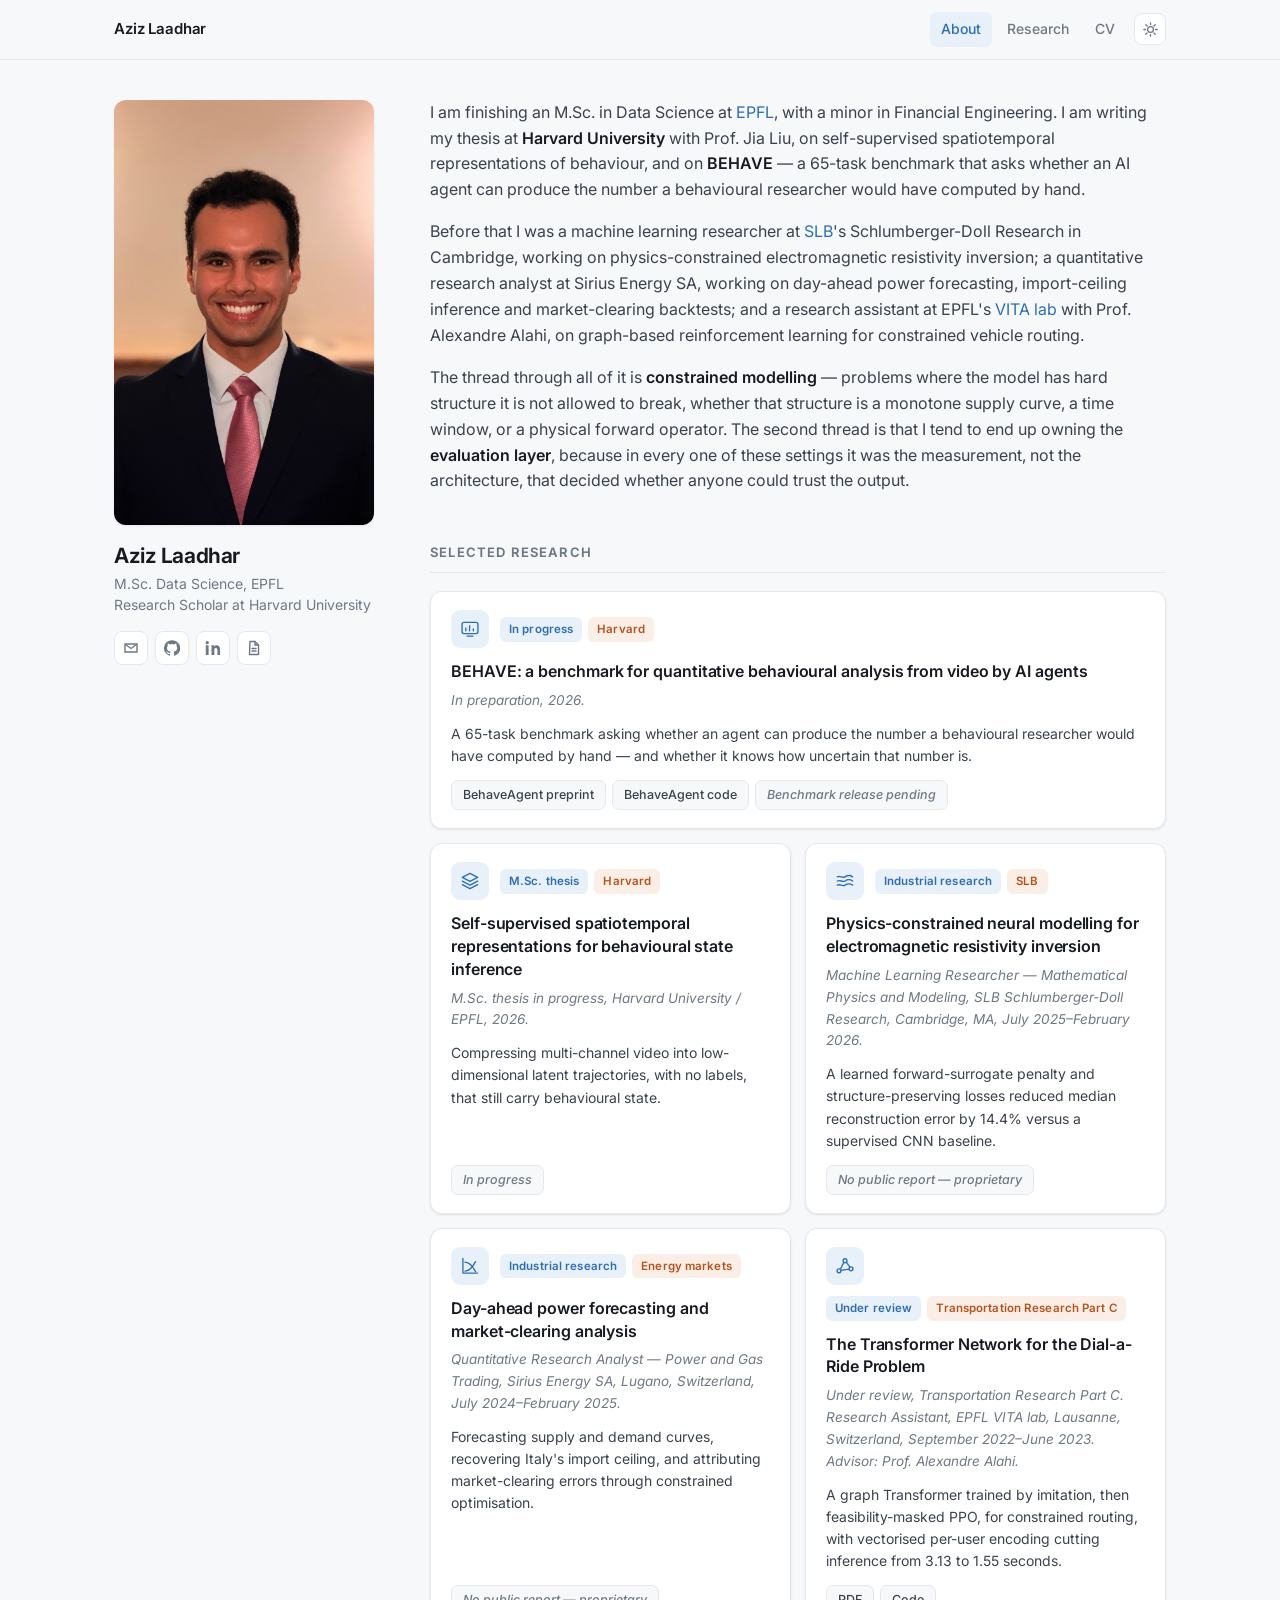
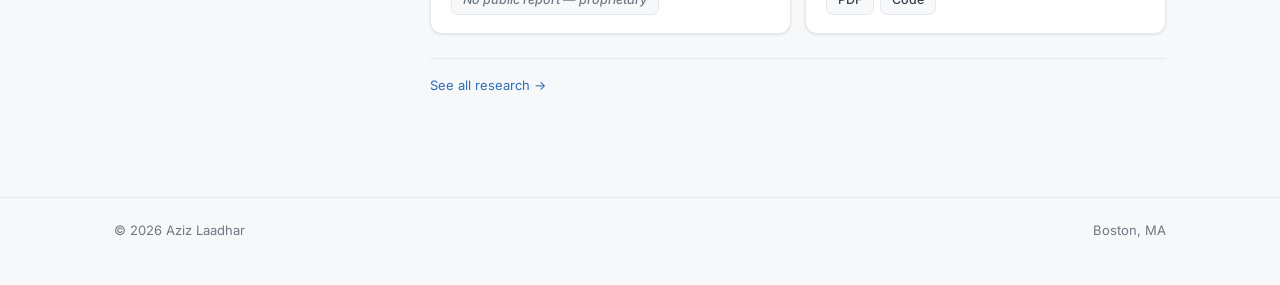
<file: index.html>
<!doctype html>
<html lang="en">
<head>
<meta charset="utf-8">
<meta name="viewport" content="width=device-width, initial-scale=1">
<title>Aziz Laadhar</title>
<meta name="description" content="Aziz Laadhar — M.Sc. Data Science at EPFL, master's thesis at the Harvard Laboratory of Bioelectronics. Research on evaluation of AI agents, physics-guided inversion, and constrained modelling.">
<meta name="author" content="Aziz Laadhar">
<link rel="canonical" href="https://azizlaadhar.github.io/">

<meta property="og:type" content="profile">
<meta property="og:title" content="Aziz Laadhar">
<meta property="og:description" content="M.Sc. Data Science at EPFL. Master's thesis at the Harvard Laboratory of Bioelectronics.">
<meta property="og:url" content="https://azizlaadhar.github.io/">
<meta property="og:image" content="https://azizlaadhar.github.io/assets/aziz.jpg?v=20261006-full">
<meta name="twitter:card" content="summary">

<link rel="icon" href="favicon.svg" type="image/svg+xml">
<link rel="preconnect" href="https://fonts.googleapis.com">
<link rel="preconnect" href="https://fonts.gstatic.com" crossorigin>
<link rel="stylesheet" href="https://fonts.googleapis.com/css2?family=Inter:wght@400;500;600;650&display=swap">
<link rel="stylesheet" href="styles.css?v=20261006-resume">
<script>
  (function () {
    try {
      var t = localStorage.getItem('theme');
      if (t) document.documentElement.setAttribute('data-theme', t);
    } catch (e) {}
  })();
</script>
</head>
<body>

<a class="skip" href="#main">Skip to content</a>

<nav class="topbar">
  <div class="topbar-inner">
    <a class="brand" href="index.html" data-brand>Aziz Laadhar</a>
    <div class="nav">
      <a href="index.html" aria-current="page">About</a>
      <a href="publications.html">Research</a>
      <a href="assets/Aziz_Laadhar_CV.pdf?v=20261006-resume">CV</a>
      <button class="theme-toggle" id="theme-toggle" type="button" aria-label="Toggle dark mode">
        <svg class="sun" viewBox="0 0 16 16" fill="none" stroke="currentColor" stroke-width="1.4" aria-hidden="true">
          <circle cx="8" cy="8" r="3.1"/>
          <path d="M8 .9v1.8M8 13.3v1.8M15.1 8h-1.8M2.7 8H.9M13 3l-1.3 1.3M4.3 11.7 3 13M13 13l-1.3-1.3M4.3 4.3 3 3" stroke-linecap="round"/>
        </svg>
        <svg class="moon" viewBox="0 0 16 16" fill="none" stroke="currentColor" stroke-width="1.4" aria-hidden="true">
          <path d="M13.5 9.6A5.8 5.8 0 0 1 6.4 2.5a5.8 5.8 0 1 0 7.1 7.1Z" stroke-linejoin="round"/>
        </svg>
      </button>
    </div>
  </div>
</nav>

<div class="wrap">

  <aside class="sidebar" id="sidebar"></aside>

  <main id="main">

    <div class="prose" id="bio"></div>

    <h2 class="section">Selected research</h2>
    <div class="gallery" id="selected-pubs"></div>
    <p class="note"><a href="publications.html">See all research &rarr;</a></p>

  </main>
</div>

<footer>
  <div class="footer-inner">
    <span>&copy; <span id="year"></span> Aziz Laadhar</span>
    <span>Boston, MA</span>
  </div>
</footer>

<script src="data.js?v=20261006-promptnet-2026"></script>
<script src="render.js?v=20261006-resume"></script>
<script src="theme.js"></script>
</body>
</html>
</file>
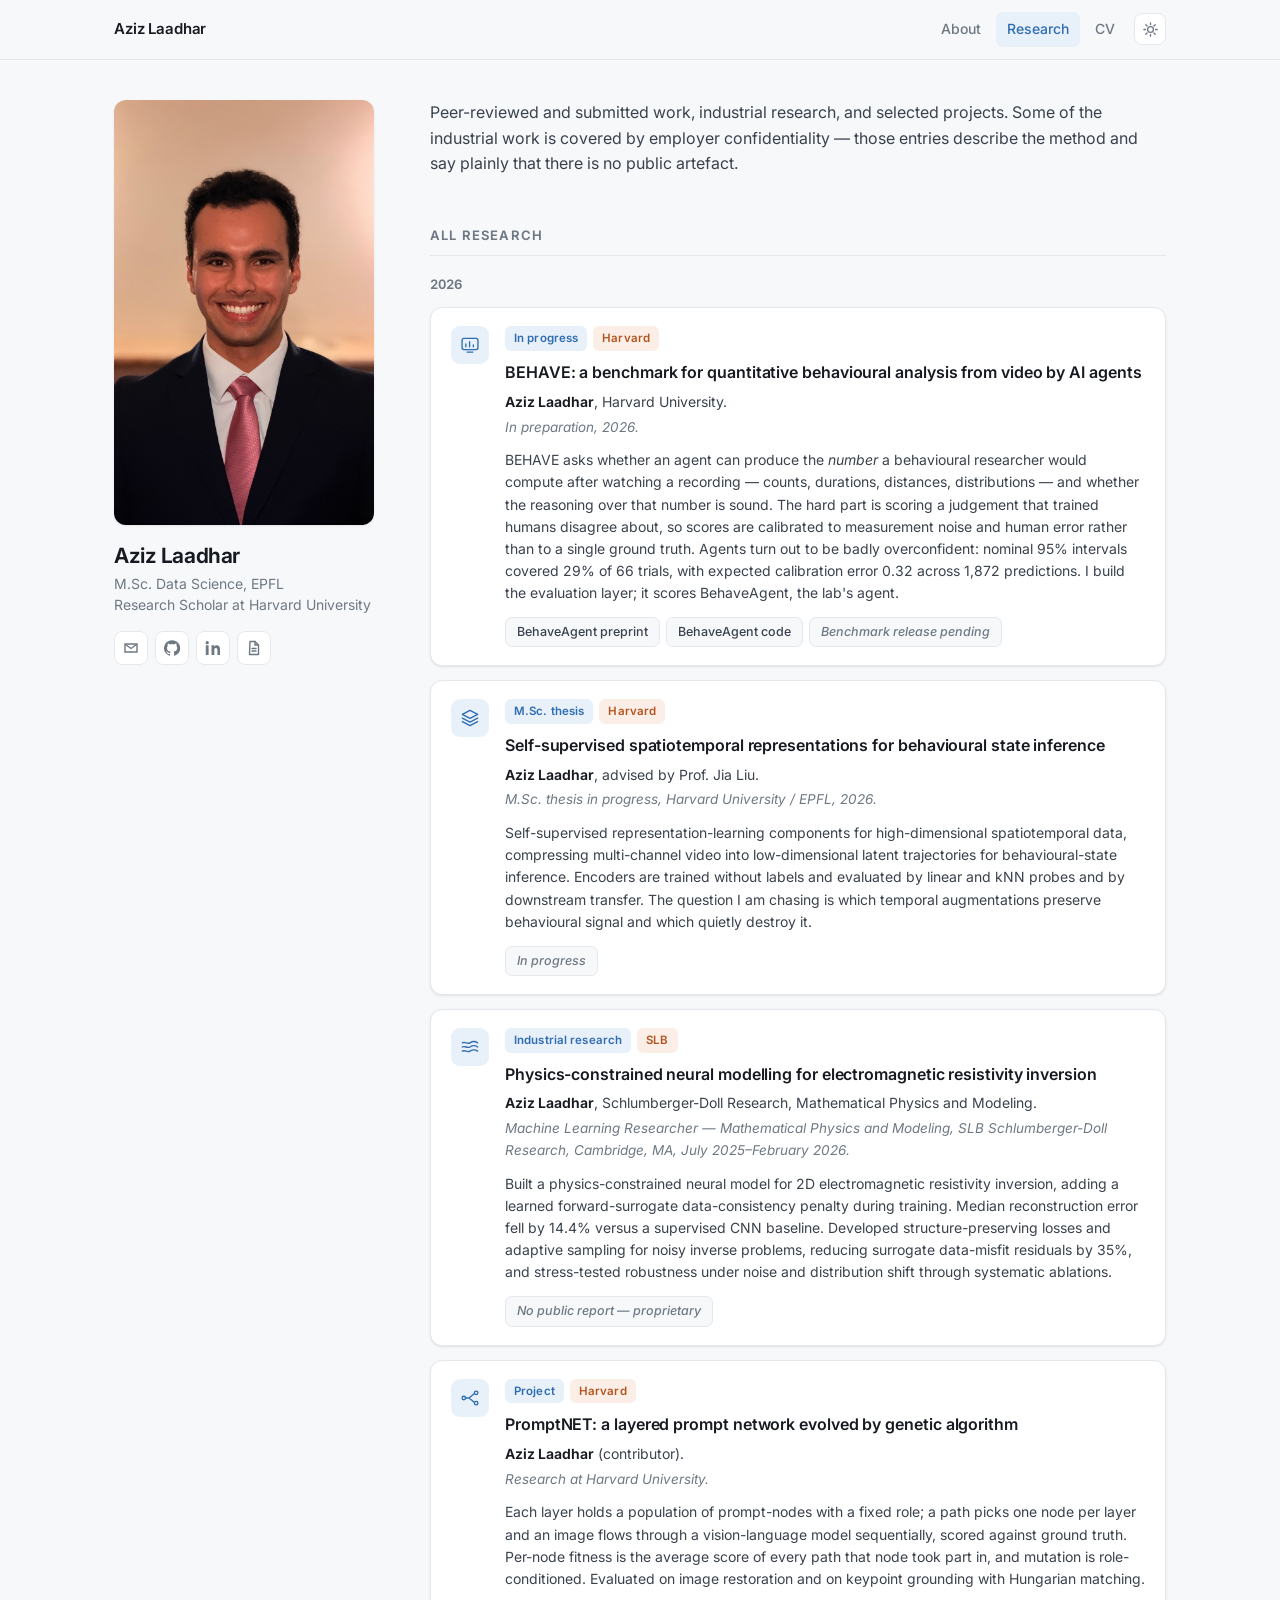
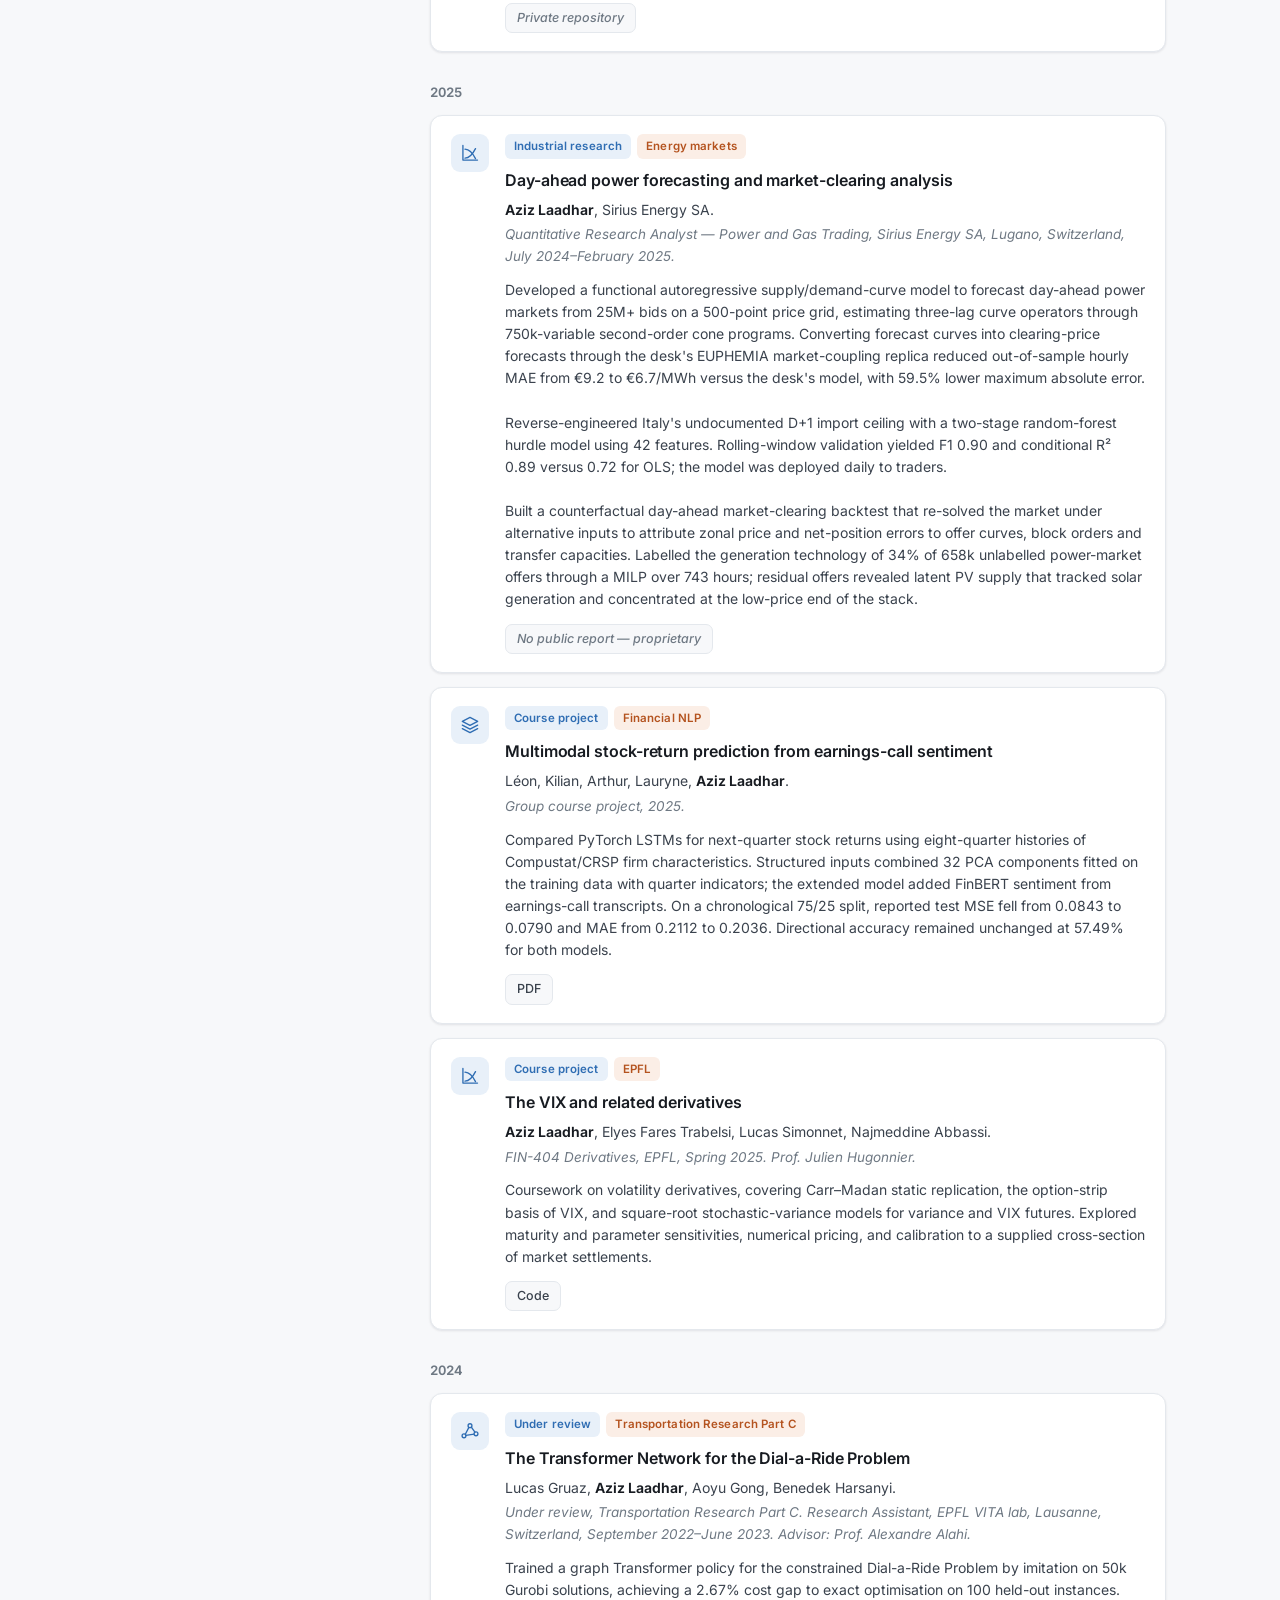
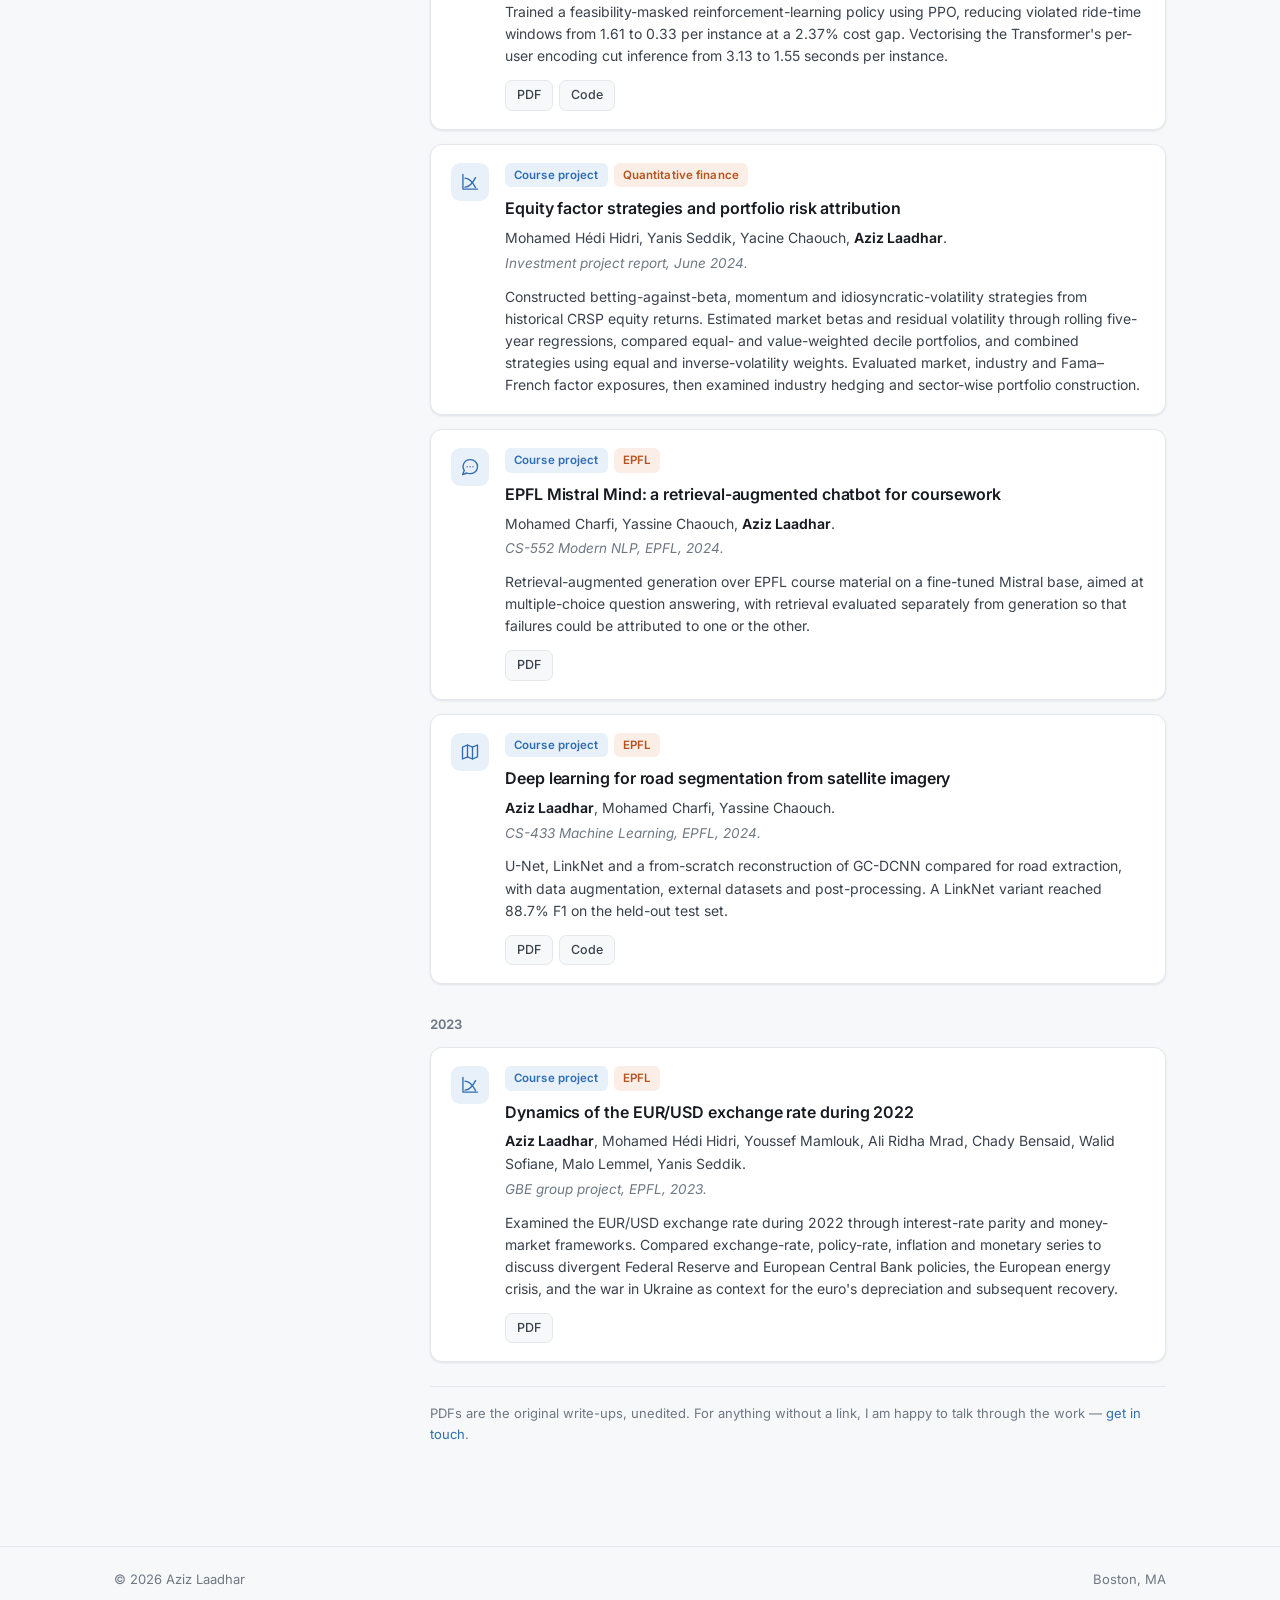
<file: publications.html>
<!doctype html>
<html lang="en">
<head>
<meta charset="utf-8">
<meta name="viewport" content="width=device-width, initial-scale=1">
<title>Research — Aziz Laadhar</title>
<meta name="description" content="Publications, industrial research and projects by Aziz Laadhar.">
<link rel="canonical" href="https://azizlaadhar.github.io/publications.html">
<link rel="icon" href="favicon.svg" type="image/svg+xml">
<link rel="preconnect" href="https://fonts.googleapis.com">
<link rel="preconnect" href="https://fonts.gstatic.com" crossorigin>
<link rel="stylesheet" href="https://fonts.googleapis.com/css2?family=Inter:wght@400;500;600;650&display=swap">
<link rel="stylesheet" href="styles.css?v=20261006-resume">
<script>
  (function () {
    try {
      var t = localStorage.getItem('theme');
      if (t) document.documentElement.setAttribute('data-theme', t);
    } catch (e) {}
  })();
</script>
</head>
<body>

<a class="skip" href="#main">Skip to content</a>

<nav class="topbar">
  <div class="topbar-inner">
    <a class="brand" href="index.html" data-brand>Aziz Laadhar</a>
    <div class="nav">
      <a href="index.html">About</a>
      <a href="publications.html" aria-current="page">Research</a>
      <a href="assets/Aziz_Laadhar_CV.pdf?v=20261006-resume">CV</a>
      <button class="theme-toggle" id="theme-toggle" type="button" aria-label="Toggle dark mode">
        <svg class="sun" viewBox="0 0 16 16" fill="none" stroke="currentColor" stroke-width="1.4" aria-hidden="true">
          <circle cx="8" cy="8" r="3.1"/>
          <path d="M8 .9v1.8M8 13.3v1.8M15.1 8h-1.8M2.7 8H.9M13 3l-1.3 1.3M4.3 11.7 3 13M13 13l-1.3-1.3M4.3 4.3 3 3" stroke-linecap="round"/>
        </svg>
        <svg class="moon" viewBox="0 0 16 16" fill="none" stroke="currentColor" stroke-width="1.4" aria-hidden="true">
          <path d="M13.5 9.6A5.8 5.8 0 0 1 6.4 2.5a5.8 5.8 0 1 0 7.1 7.1Z" stroke-linejoin="round"/>
        </svg>
      </button>
    </div>
  </div>
</nav>

<div class="wrap">

  <aside class="sidebar" id="sidebar"></aside>

  <main id="main">

    <div class="prose">
      <p>
        Peer-reviewed and submitted work, industrial research, and selected projects.
        Some of the industrial work is covered by employer confidentiality — those entries
        describe the method and say plainly that there is no public artefact.
      </p>
    </div>

    <h2 class="section">All research</h2>
    <div id="all-pubs"></div>

    <p class="note">
      PDFs are the original write-ups, unedited. For anything without a link, I am happy to
      talk through the work &mdash; <a href="mailto:aziz_laadhar@seas.harvard.edu">get in touch</a>.
    </p>

  </main>
</div>

<footer>
  <div class="footer-inner">
    <span>&copy; <span id="year"></span> Aziz Laadhar</span>
    <span>Boston, MA</span>
  </div>
</footer>

<script src="data.js?v=20261006-promptnet-2026"></script>
<script src="render.js?v=20261006-resume"></script>
<script src="theme.js"></script>
</body>
</html>
</file>
<file: styles.css>
/* Aziz Laadhar — research site */

:root {
  --bg:        #f7f8fa;
  --surface:   #ffffff;
  --text:      #171b21;
  --text-soft: #3a424d;
  --muted:     #6e7883;
  --line:      #e4e8ed;
  --link:      #2f6db3;
  --link-soft: #e8f0f9;
  --accent:    #b4531f;
  --accent-bg: #fbeee6;
  --tag-bg:    #f0f2f5;
  --shadow:    0 1px 2px rgba(16, 24, 40, .04), 0 1px 3px rgba(16, 24, 40, .06);
  --radius:    12px;
}

@media (prefers-color-scheme: dark) {
  :root:not([data-theme="light"]) {
    --bg:        #101317;
    --surface:   #181c22;
    --text:      #e8ebef;
    --text-soft: #c2c9d2;
    --muted:     #8b95a1;
    --line:      #2a3038;
    --link:      #74aeeb;
    --link-soft: #1c2936;
    --accent:    #e8a679;
    --accent-bg: #2e2219;
    --tag-bg:    #232830;
    --shadow:    0 1px 2px rgba(0, 0, 0, .3), 0 1px 3px rgba(0, 0, 0, .25);
  }
}

:root[data-theme="dark"] {
  --bg:        #101317;
  --surface:   #181c22;
  --text:      #e8ebef;
  --text-soft: #c2c9d2;
  --muted:     #8b95a1;
  --line:      #2a3038;
  --link:      #74aeeb;
  --link-soft: #1c2936;
  --accent:    #e8a679;
  --accent-bg: #2e2219;
  --tag-bg:    #232830;
  --shadow:    0 1px 2px rgba(0, 0, 0, .3), 0 1px 3px rgba(0, 0, 0, .25);
}

* { box-sizing: border-box; }

html { -webkit-text-size-adjust: 100%; }

body {
  margin: 0;
  background: var(--bg);
  color: var(--text);
  font-family: Inter, -apple-system, BlinkMacSystemFont, "Segoe UI", system-ui, sans-serif;
  font-size: 16px;
  line-height: 1.62;
  -webkit-font-smoothing: antialiased;
}

a { color: var(--link); text-decoration: none; }
a:hover { text-decoration: underline; text-underline-offset: 2px; }

.skip {
  position: absolute;
  left: -9999px;
  top: 0;
  background: var(--surface);
  padding: 10px 16px;
  border-radius: 8px;
  z-index: 100;
}
.skip:focus { left: 16px; top: 12px; }

:focus-visible {
  outline: 2px solid var(--link);
  outline-offset: 2px;
  border-radius: 4px;
}

/* ---------- top bar ---------- */

.topbar {
  position: sticky;
  top: 0;
  z-index: 50;
  background: color-mix(in srgb, var(--bg) 88%, transparent);
  backdrop-filter: saturate(180%) blur(12px);
  -webkit-backdrop-filter: saturate(180%) blur(12px);
  border-bottom: 1px solid var(--line);
}

.topbar-inner {
  max-width: 1100px;
  margin: 0 auto;
  padding: 12px 24px;
  display: flex;
  align-items: center;
  justify-content: space-between;
  gap: 16px;
}

.brand {
  font-weight: 600;
  font-size: 15px;
  color: var(--text);
  letter-spacing: -.01em;
  white-space: nowrap;
}
.brand:hover { text-decoration: none; opacity: .75; }

.nav { display: flex; align-items: center; gap: 4px; }

.nav a {
  font-size: 14px;
  font-weight: 500;
  color: var(--muted);
  padding: 6px 11px;
  border-radius: 7px;
}
.nav a:hover { color: var(--text); background: var(--tag-bg); text-decoration: none; }
.nav a[aria-current="page"] { color: var(--link); background: var(--link-soft); }

.theme-toggle {
  display: inline-flex;
  align-items: center;
  justify-content: center;
  width: 32px;
  height: 32px;
  margin-left: 4px;
  padding: 0;
  border: 1px solid var(--line);
  border-radius: 8px;
  background: var(--surface);
  color: var(--muted);
  cursor: pointer;
}
.theme-toggle:hover { color: var(--text); border-color: var(--muted); }
.theme-toggle svg { width: 15px; height: 15px; }
.theme-toggle .moon { display: none; }
:root[data-theme="dark"] .theme-toggle .moon { display: block; }
:root[data-theme="dark"] .theme-toggle .sun { display: none; }
@media (prefers-color-scheme: dark) {
  :root:not([data-theme="light"]) .theme-toggle .moon { display: block; }
  :root:not([data-theme="light"]) .theme-toggle .sun { display: none; }
}

/* ---------- layout ---------- */

.wrap {
  max-width: 1100px;
  margin: 0 auto;
  padding: 40px 24px 80px;
  display: grid;
  grid-template-columns: 260px 1fr;
  gap: 56px;
  align-items: start;
}

.sidebar { position: sticky; top: 84px; }

.portrait {
  width: 100%;
  height: auto;
  aspect-ratio: auto;
  object-fit: contain;
  border-radius: var(--radius);
  background: var(--tag-bg);
  box-shadow: var(--shadow);
  display: block;
}

.sidebar h1 {
  font-size: 21px;
  font-weight: 650;
  letter-spacing: -.02em;
  margin: 18px 0 4px;
  line-height: 1.25;
}

.role {
  font-size: 14px;
  color: var(--muted);
  line-height: 1.5;
  margin: 0;
}

.iconrow {
  display: flex;
  flex-wrap: wrap;
  gap: 7px;
  margin-top: 16px;
}

.iconrow a {
  display: inline-flex;
  align-items: center;
  justify-content: center;
  width: 34px;
  height: 34px;
  border: 1px solid var(--line);
  border-radius: 8px;
  background: var(--surface);
  color: var(--muted);
  transition: color .15s, border-color .15s;
}
.iconrow a:hover { color: var(--link); border-color: var(--link); text-decoration: none; }
.iconrow svg { width: 16px; height: 16px; }

/* ---------- main ---------- */

main { min-width: 0; }

.prose p { margin: 0 0 16px; color: var(--text-soft); }
.prose p:last-child { margin-bottom: 0; }
.prose strong { color: var(--text); font-weight: 600; }

h2.section {
  font-size: 13px;
  font-weight: 650;
  text-transform: uppercase;
  letter-spacing: .09em;
  color: var(--muted);
  margin: 48px 0 18px;
  padding-bottom: 9px;
  border-bottom: 1px solid var(--line);
}


/* ---------- research icons + gallery ---------- */

.pub-icon {
  display: inline-flex;
  align-items: center;
  justify-content: center;
  flex: 0 0 auto;
  width: 38px;
  height: 38px;
  border-radius: 9px;
  background: var(--link-soft);
  color: var(--link);
}
.pub-icon svg { width: 20px; height: 20px; }

.pub.has-icon { display: flex; gap: 16px; align-items: flex-start; }
.pub.has-icon .pub-body { min-width: 0; flex: 1 1 auto; }

.gallery {
  display: grid;
  grid-template-columns: repeat(2, minmax(0, 1fr));
  gap: 14px;
  align-items: stretch;
}
.gallery > .tile:first-child { grid-column: 1 / -1; }

.tile { display: flex; flex-direction: column; }

.tile-head {
  display: flex;
  align-items: center;
  gap: 11px;
  margin-bottom: 12px;
  flex-wrap: wrap;
}
.tile-head .badges { margin-bottom: 0; }

.tile h3 { margin-bottom: 5px; }
.tile .abstract { flex: 1 1 auto; }
.tile .linkrow { margin-top: auto; padding-top: 13px; }

.tile:hover .pub-icon { background: var(--link); color: #fff; }
.pub-icon { transition: background .18s ease, color .18s ease; }

/* ---------- publications ---------- */

.pubs { display: grid; gap: 14px; }

.pub {
  background: var(--surface);
  border: 1px solid var(--line);
  border-radius: var(--radius);
  padding: 18px 20px;
  box-shadow: var(--shadow);
}

.badges { display: flex; flex-wrap: wrap; gap: 6px; margin-bottom: 10px; }

.badge {
  font-size: 11.5px;
  font-weight: 600;
  letter-spacing: .01em;
  padding: 3px 9px;
  border-radius: 6px;
  background: var(--link-soft);
  color: var(--link);
  white-space: nowrap;
}
.badge.alt { background: var(--accent-bg); color: var(--accent); }

.pub h3 {
  font-size: 16px;
  font-weight: 600;
  line-height: 1.42;
  letter-spacing: -.005em;
  margin: 0 0 7px;
  color: var(--text);
}

.pub .authors { font-size: 14px; color: var(--text-soft); margin: 0 0 3px; }
.pub .authors .me { font-weight: 650; color: var(--text); }

.pub .venue { font-size: 13.5px; color: var(--muted); font-style: italic; margin: 0; }

.pub .abstract {
  font-size: 14px;
  color: var(--text-soft);
  margin: 11px 0 0;
  line-height: 1.58;
}

.linkrow { display: flex; flex-wrap: wrap; gap: 6px; margin-top: 13px; }

.linkrow a, .linkrow span {
  font-size: 12.5px;
  font-weight: 500;
  padding: 4px 11px;
  border-radius: 7px;
  border: 1px solid var(--line);
  background: var(--bg);
  color: var(--text-soft);
  white-space: nowrap;
}
.linkrow a:hover { color: var(--link); border-color: var(--link); text-decoration: none; }
.linkrow span { color: var(--muted); font-style: italic; }

.note {
  font-size: 13px;
  color: var(--muted);
  margin-top: 24px;
  padding-top: 16px;
  border-top: 1px solid var(--line);
}

.year-head {
  font-size: 13px;
  font-weight: 650;
  color: var(--muted);
  font-variant-numeric: tabular-nums;
  margin: 30px 0 12px;
}
.year-head:first-of-type { margin-top: 4px; }

/* ---------- footer ---------- */

footer {
  border-top: 1px solid var(--line);
  margin-top: 8px;
}
.footer-inner {
  max-width: 1100px;
  margin: 0 auto;
  padding: 22px 24px 44px;
  font-size: 13px;
  color: var(--muted);
  display: flex;
  flex-wrap: wrap;
  gap: 10px 20px;
  justify-content: space-between;
}

/* ---------- mobile ---------- */

@media (max-width: 800px) {
  .wrap {
    grid-template-columns: 1fr;
    gap: 32px;
    padding: 28px 16px 64px;
  }
  .sidebar {
    position: static;
    display: grid;
    grid-template-columns: 116px 1fr;
    gap: 18px;
    align-items: center;
  }
  .sidebar-text { min-width: 0; }
  .sidebar h1 { margin-top: 0; font-size: 20px; }
  .iconrow { margin-top: 12px; }
  .topbar-inner { padding: 10px 16px; gap: 8px; }
  .nav a { padding: 6px 9px; }
  .brand { font-size: 14px; }
  .footer-inner { padding: 20px 16px 40px; }
  h2.section { margin-top: 38px; }
  .gallery { grid-template-columns: minmax(0, 1fr); }
  .pub.has-icon { gap: 13px; }
}

@media (max-width: 340px) {
  .sidebar { grid-template-columns: 1fr; justify-items: start; }
  .portrait { max-width: 150px; }
}

@media print {
  .topbar, .iconrow, .theme-toggle { display: none; }
  .wrap { display: block; padding: 0; }
  .pub { break-inside: avoid; box-shadow: none; }
}
</file>
